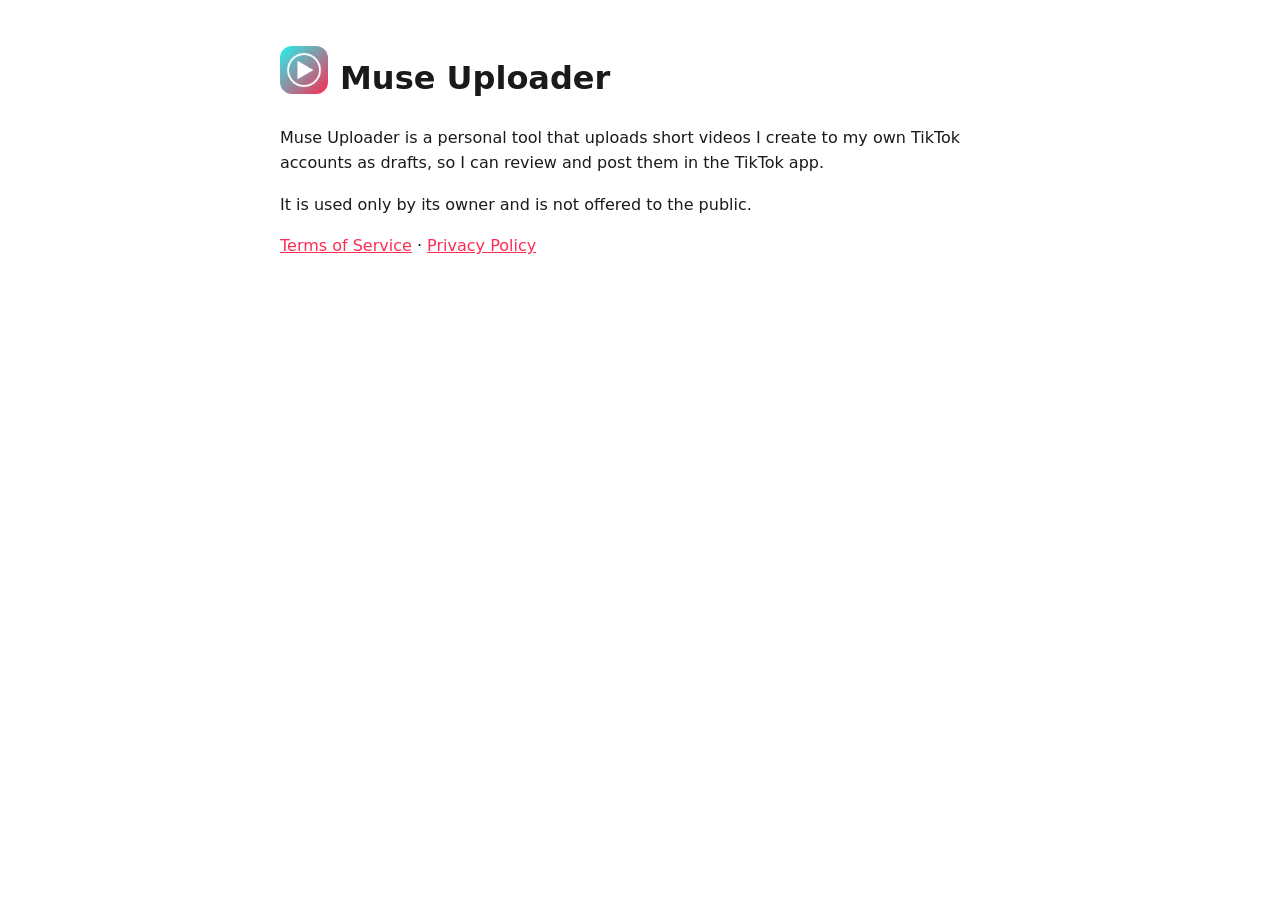
<file: index.html>
<!doctype html><html lang="en"><head><meta charset="utf-8"><meta name="viewport" content="width=device-width,initial-scale=1"><title>Muse Uploader</title><link rel="stylesheet" href="style.css"><link rel="icon" href="icon.png"></head><body>
<header><img src="icon.png" alt=""><h1>Muse Uploader</h1></header>
<p>Muse Uploader is a personal tool that uploads short videos I create to my own TikTok accounts as drafts, so I can review and post them in the TikTok app.</p>
<p>It is used only by its owner and is not offered to the public.</p>
<p><a href="terms.html">Terms of Service</a> · <a href="privacy.html">Privacy Policy</a></p>
</body></html>
</file>
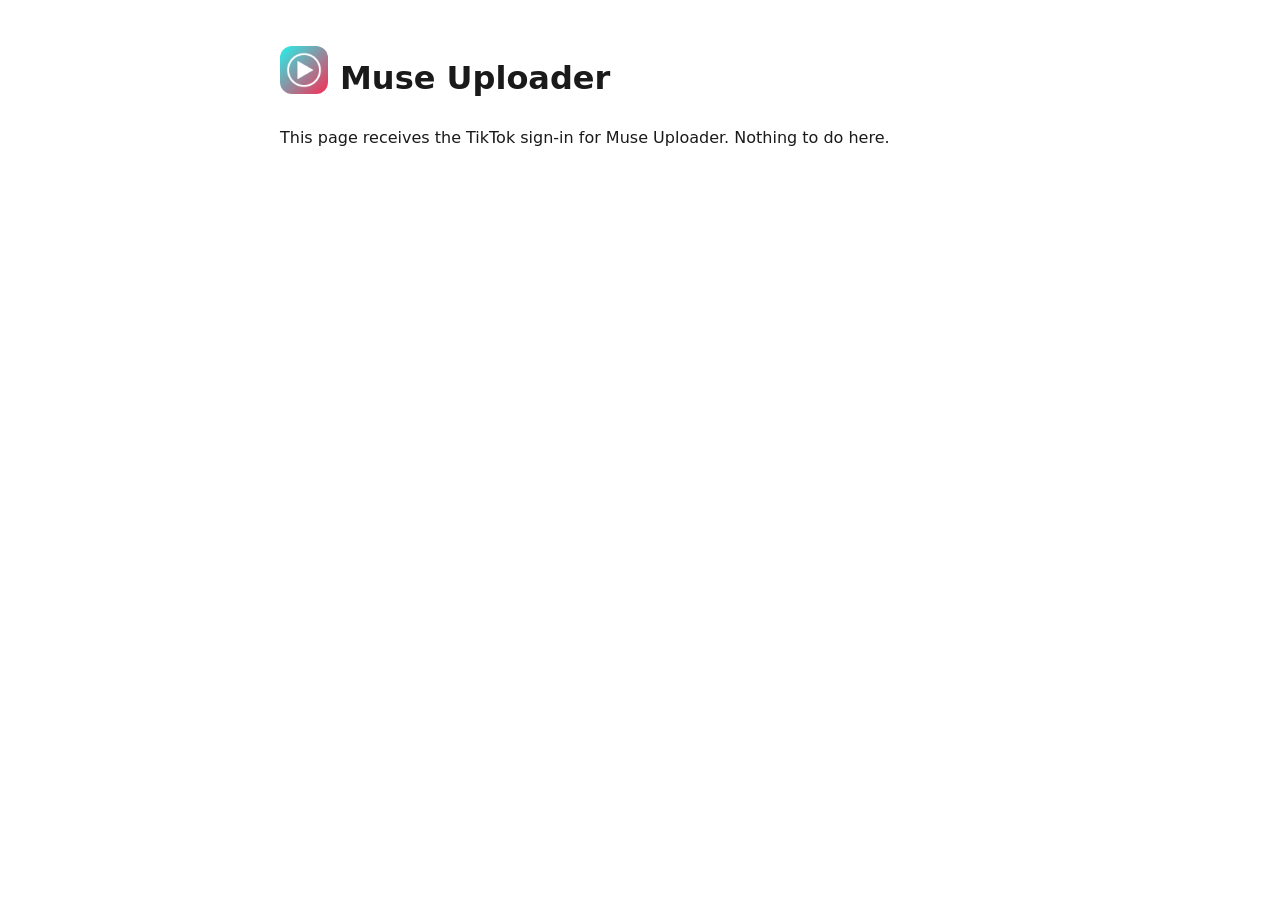
<file: callback.html>
<!doctype html><html lang="en"><head><meta charset="utf-8"><meta name="viewport" content="width=device-width,initial-scale=1"><title>Muse Uploader Sign-in</title><link rel="stylesheet" href="style.css"><link rel="icon" href="icon.png">
<style>code{display:block;word-break:break-all;padding:12px;border:1px solid var(--muted);border-radius:8px;margin:8px 0}button{padding:8px 16px;font:inherit;cursor:pointer}</style></head><body>
<header><img src="icon.png" alt=""><h1>Muse Uploader</h1></header>
<div id="out"></div>
<script>
const p=new URLSearchParams(location.search),o=document.getElementById('out');
if(p.get('code')){
  o.innerHTML='<p>TikTok sign-in worked. Copy this code back into the uploader:</p><code id="c"></code><button id="b">Copy</button>';
  document.getElementById('c').textContent=p.get('code');
  document.getElementById('b').onclick=()=>navigator.clipboard.writeText(p.get('code')).then(()=>{document.getElementById('b').textContent='Copied'});
}else if(p.get('error')){
  o.innerHTML='<p>Sign-in failed:</p><code id="c"></code>';
  document.getElementById('c').textContent=p.get('error')+': '+(p.get('error_description')||'');
}else{o.innerHTML='<p>This page receives the TikTok sign-in for Muse Uploader. Nothing to do here.</p>'}
</script></body></html>
</file>
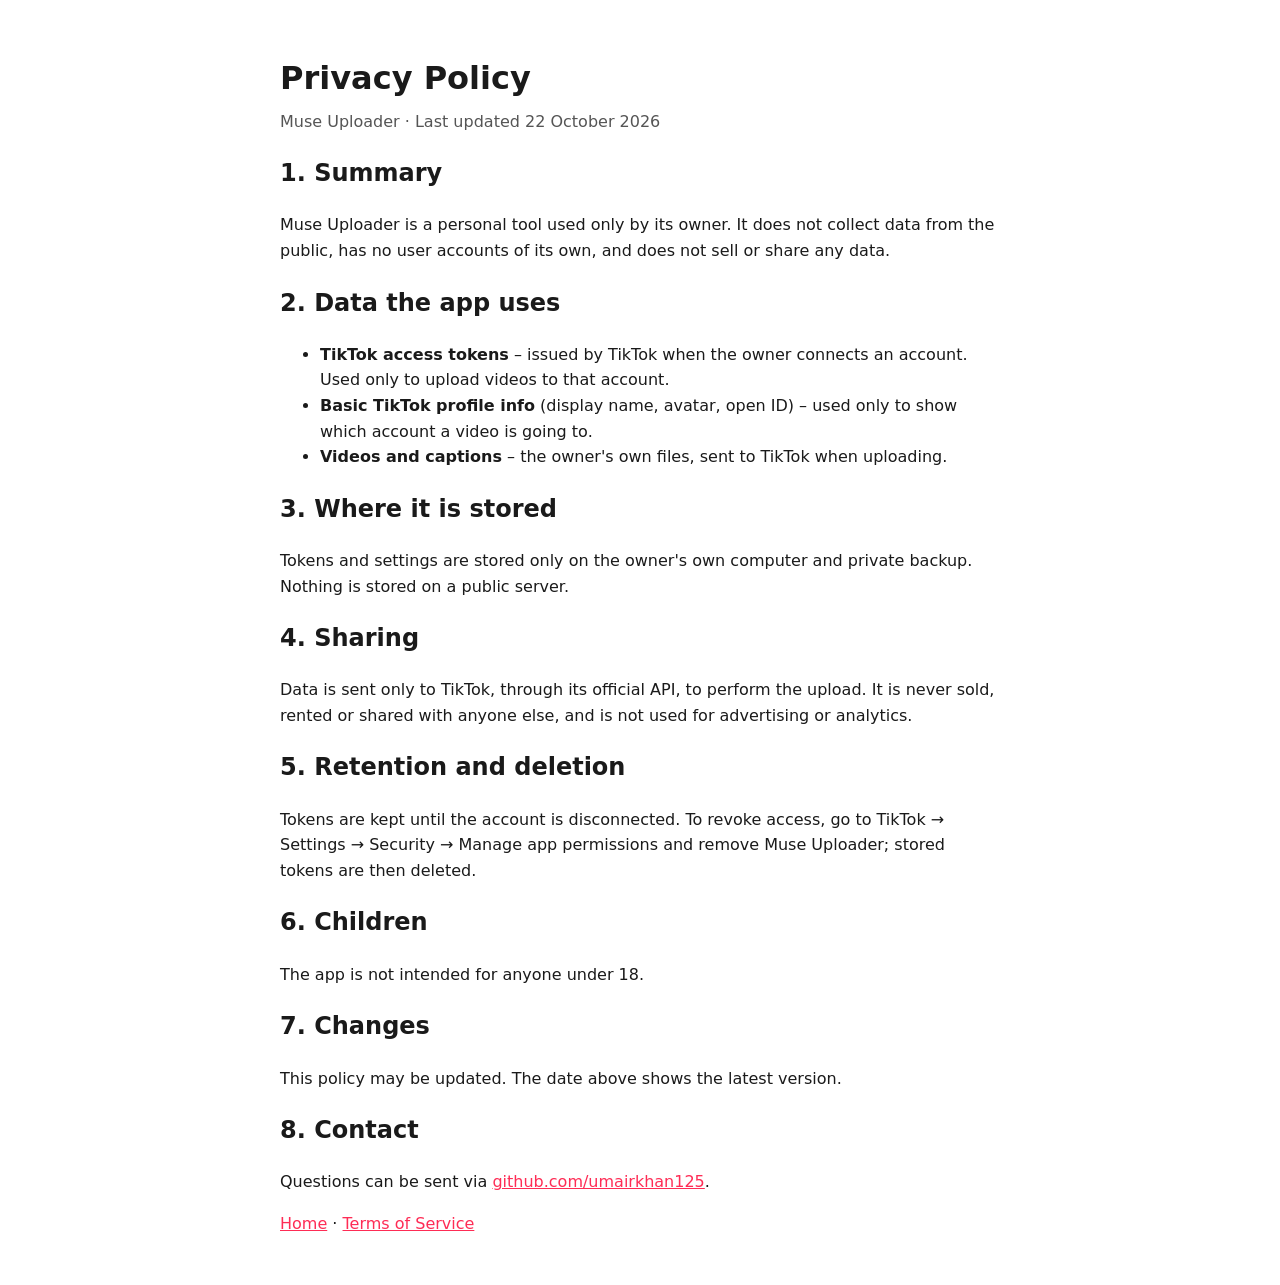
<file: privacy.html>
<!doctype html><html lang="en"><head><meta charset="utf-8"><meta name="viewport" content="width=device-width,initial-scale=1"><title>Privacy Policy</title><link rel="stylesheet" href="style.css"><link rel="icon" href="icon.png"></head><body>
<h1>Privacy Policy</h1><p class="updated">Muse Uploader · Last updated 22 October 2026</p>
<h2>1. Summary</h2><p>Muse Uploader is a personal tool used only by its owner. It does not collect data from the public, has no user accounts of its own, and does not sell or share any data.</p>
<h2>2. Data the app uses</h2><ul>
<li><strong>TikTok access tokens</strong> – issued by TikTok when the owner connects an account. Used only to upload videos to that account.</li>
<li><strong>Basic TikTok profile info</strong> (display name, avatar, open ID) – used only to show which account a video is going to.</li>
<li><strong>Videos and captions</strong> – the owner's own files, sent to TikTok when uploading.</li></ul>
<h2>3. Where it is stored</h2><p>Tokens and settings are stored only on the owner's own computer and private backup. Nothing is stored on a public server.</p>
<h2>4. Sharing</h2><p>Data is sent only to TikTok, through its official API, to perform the upload. It is never sold, rented or shared with anyone else, and is not used for advertising or analytics.</p>
<h2>5. Retention and deletion</h2><p>Tokens are kept until the account is disconnected. To revoke access, go to TikTok → Settings → Security → Manage app permissions and remove Muse Uploader; stored tokens are then deleted.</p>
<h2>6. Children</h2><p>The app is not intended for anyone under 18.</p>
<h2>7. Changes</h2><p>This policy may be updated. The date above shows the latest version.</p>
<h2>8. Contact</h2><p>Questions can be sent via <a href="https://github.com/umairkhan125">github.com/umairkhan125</a>.</p>
<p><a href="index.html">Home</a> · <a href="terms.html">Terms of Service</a></p>
</body></html>
</file>
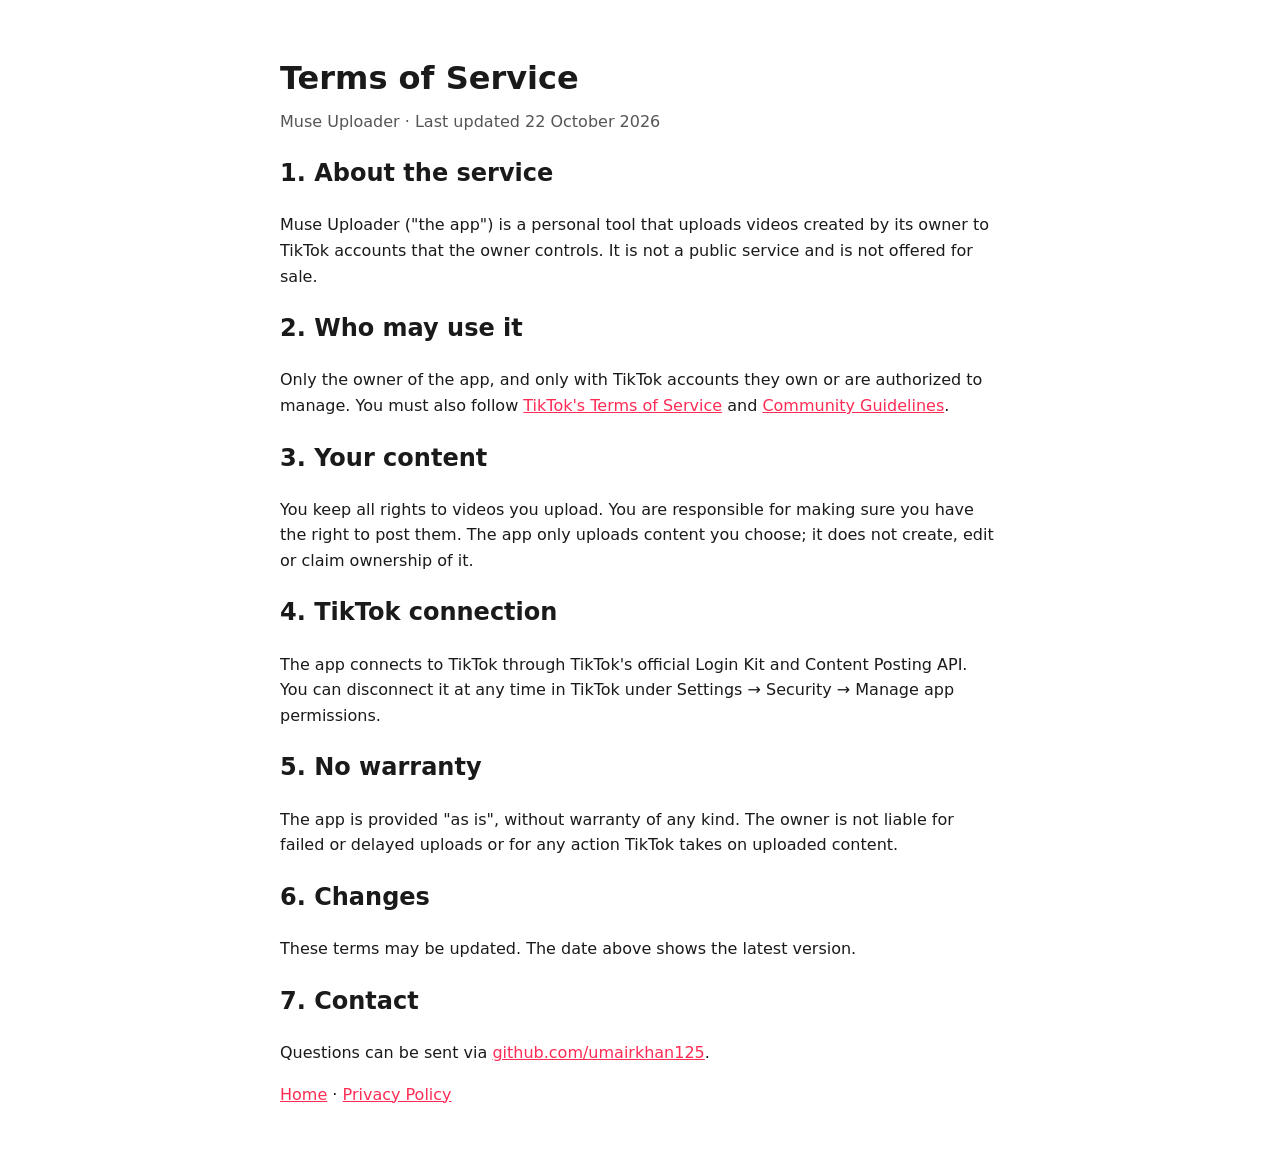
<file: terms.html>
<!doctype html><html lang="en"><head><meta charset="utf-8"><meta name="viewport" content="width=device-width,initial-scale=1"><title>Terms of Service</title><link rel="stylesheet" href="style.css"><link rel="icon" href="icon.png"></head><body>
<h1>Terms of Service</h1><p class="updated">Muse Uploader · Last updated 22 October 2026</p>
<h2>1. About the service</h2><p>Muse Uploader ("the app") is a personal tool that uploads videos created by its owner to TikTok accounts that the owner controls. It is not a public service and is not offered for sale.</p>
<h2>2. Who may use it</h2><p>Only the owner of the app, and only with TikTok accounts they own or are authorized to manage. You must also follow <a href="https://www.tiktok.com/legal/terms-of-service">TikTok's Terms of Service</a> and <a href="https://www.tiktok.com/community-guidelines">Community Guidelines</a>.</p>
<h2>3. Your content</h2><p>You keep all rights to videos you upload. You are responsible for making sure you have the right to post them. The app only uploads content you choose; it does not create, edit or claim ownership of it.</p>
<h2>4. TikTok connection</h2><p>The app connects to TikTok through TikTok's official Login Kit and Content Posting API. You can disconnect it at any time in TikTok under Settings → Security → Manage app permissions.</p>
<h2>5. No warranty</h2><p>The app is provided "as is", without warranty of any kind. The owner is not liable for failed or delayed uploads or for any action TikTok takes on uploaded content.</p>
<h2>6. Changes</h2><p>These terms may be updated. The date above shows the latest version.</p>
<h2>7. Contact</h2><p>Questions can be sent via <a href="https://github.com/umairkhan125">github.com/umairkhan125</a>.</p>
<p><a href="index.html">Home</a> · <a href="privacy.html">Privacy Policy</a></p>
</body></html>
</file>
<file: style.css>
:root{--bg:#fff;--fg:#1a1a1a;--muted:#555;--accent:#fe2c55}
@media (prefers-color-scheme:dark){:root{--bg:#121212;--fg:#eee;--muted:#aaa}}
body{background:var(--bg);color:var(--fg);font:16px/1.6 system-ui,sans-serif;max-width:720px;margin:0 auto;padding:32px 16px}
h1{margin-bottom:4px}p.updated{color:var(--muted);margin-top:0}a{color:var(--accent)}
header{display:flex;align-items:center;gap:12px}header img{width:48px;height:48px;border-radius:12px}
</file>
